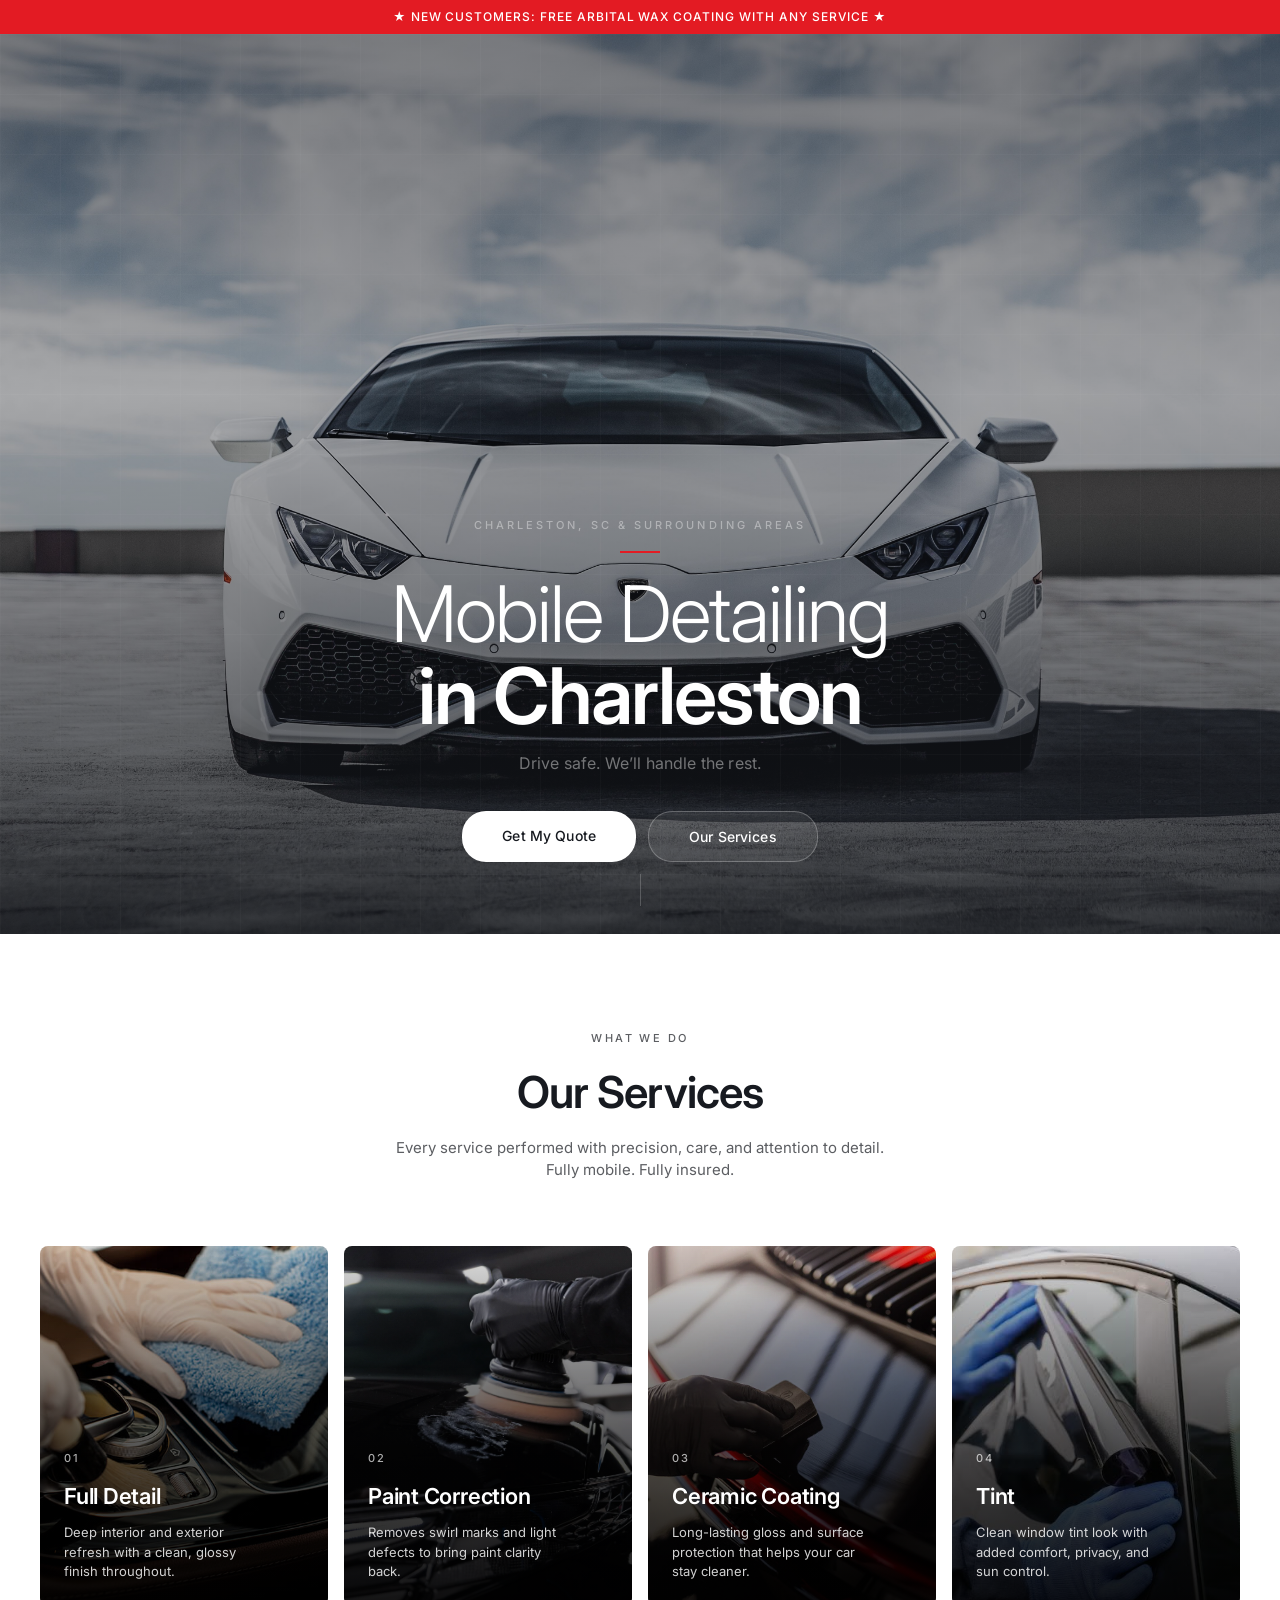
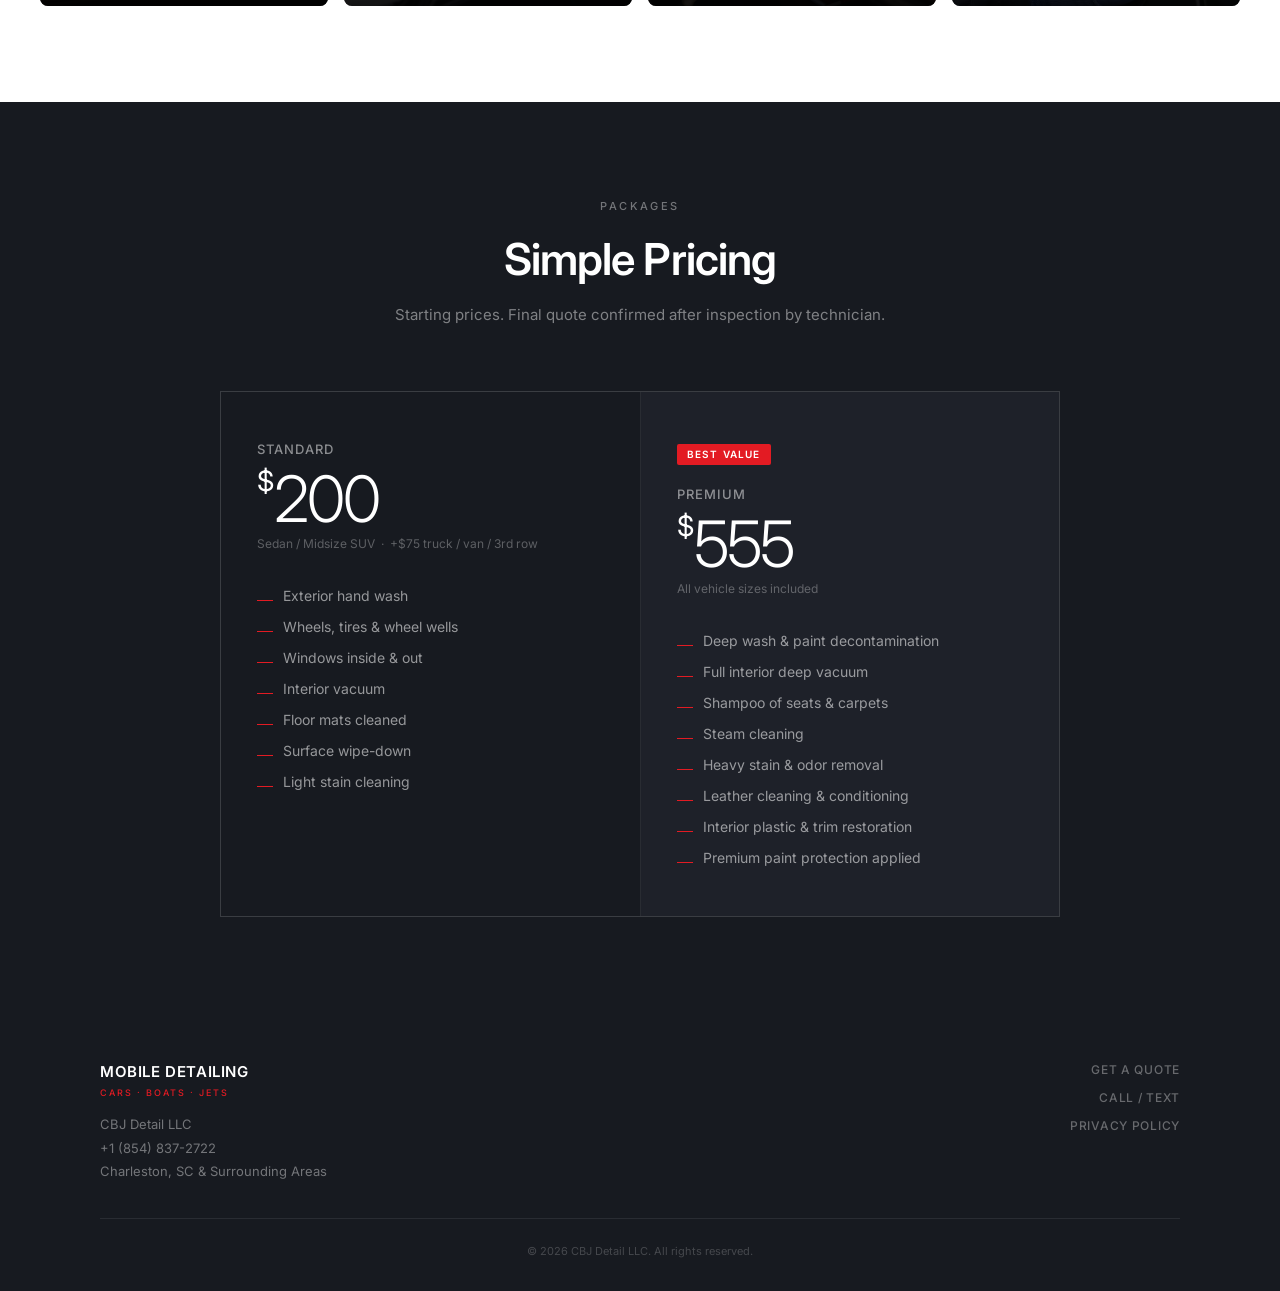
<file: index.html>
<!doctype html>
<html lang="en">
  <head>
    <meta charset="UTF-8" />
    <meta name="viewport" content="width=device-width, initial-scale=1.0" />
    <title>CBJ Detail LLC — Mobile Detailing in Charleston</title>
    <meta
      name="description"
      content="Professional mobile detailing in Charleston, SC. Cars, Boats, Jets. We come to you."
    />

    <link rel="preconnect" href="https://fonts.googleapis.com" />
    <link rel="preconnect" href="https://fonts.gstatic.com" crossorigin />
    <link
      href="https://fonts.googleapis.com/css2?family=Inter:wght@300;400;500;600&display=swap"
      rel="stylesheet"
    />
    <link rel="icon" type="image/png" href="img/file.png" />
    <link rel="stylesheet" href="css/style.css" />
  </head>
  <body>
    <div class="promo">
      ★ New customers: Free Arbital Wax Coating with any service ★
    </div>

    <section class="hero">
      <div class="hero-art" aria-hidden="true">
        <img src="img/bg.JPG" class="hero-bg-img" alt="" />
        <div class="hero-bg-overlay"></div>
      </div>

      <div class="hero-body">
        <p class="hero-tag">Charleston, SC &amp; Surrounding Areas</p>
        <span class="hero-redline"></span>
        <h1>Mobile Detailing<br /><strong>in Charleston</strong></h1>
        <p class="hero-sub">Drive safe. We’ll handle the rest.</p>
        <div class="hero-actions">
          <a href="#get-quote" class="btn-primary">Get My Quote</a>
          <a href="#services" class="btn-outline">Our Services</a>
        </div>
      </div>

      <div class="scroll-hint" aria-hidden="true"></div>
    </section>

    <section class="section" id="services">
      <p class="sec-eyebrow">What We Do</p>
      <h2 class="sec-h2"><strong>Our Services</strong></h2>
      <p class="sec-sub">
        Every service performed with precision, care, and attention to detail.
        Fully mobile. Fully insured.
      </p>

      <div class="svc-grid svc-grid--photo">
        <div
          class="svc-card svc-card--photo"
          style="
            background-image:
              linear-gradient(180deg, rgba(0, 0, 0, 0.08), rgba(0, 0, 0, 0.68)),
              url(&quot;img/detail.JPG&quot;);
          "
        >
          <div class="svc-num">01</div>
          <div class="svc-name">Full Detail</div>
          <div class="svc-desc">
            Deep interior and exterior refresh with a clean, glossy finish
            throughout.
          </div>
        </div>
        <div
          class="svc-card svc-card--photo"
          style="
            background-image:
              linear-gradient(180deg, rgba(0, 0, 0, 0.08), rgba(0, 0, 0, 0.68)),
              url(&quot;img/paint porrection.WEBP&quot;);
          "
        >
          <div class="svc-num">02</div>
          <div class="svc-name">Paint Correction</div>
          <div class="svc-desc">
            Removes swirl marks and light defects to bring paint clarity back.
          </div>
        </div>
        <div
          class="svc-card svc-card--photo"
          style="
            background-image:
              linear-gradient(180deg, rgba(0, 0, 0, 0.08), rgba(0, 0, 0, 0.68)),
              url(&quot;img/ceramic.WEBP&quot;);
          "
        >
          <div class="svc-num">03</div>
          <div class="svc-name">Ceramic Coating</div>
          <div class="svc-desc">
            Long-lasting gloss and surface protection that helps your car stay
            cleaner.
          </div>
        </div>
        <div
          class="svc-card svc-card--photo"
          style="
            background-image:
              linear-gradient(180deg, rgba(0, 0, 0, 0.08), rgba(0, 0, 0, 0.68)),
              url(&quot;img/tint.JPG&quot;);
          "
        >
          <div class="svc-num">04</div>
          <div class="svc-name">Tint</div>
          <div class="svc-desc">
            Clean window tint look with added comfort, privacy, and sun control.
          </div>
        </div>
      </div>
    </section>

    <section class="section-dark" id="pricing">
      <p class="sec-eyebrow">Packages</p>
      <h2 class="sec-h2" style="color: var(--white)">
        <strong>Simple Pricing</strong>
      </h2>
      <p class="sec-sub">
        Starting prices. Final quote confirmed after inspection by technician.
      </p>

      <div class="price-grid">
        <div class="price-card">
          <div class="price-tier">Standard</div>
          <div class="price-amt"><sup>$</sup>200</div>
          <div class="price-note">
            Sedan / Midsize SUV &nbsp;·&nbsp; +$75 truck / van / 3rd row
          </div>
          <ul class="price-list">
            <li>Exterior hand wash</li>
            <li>Wheels, tires &amp; wheel wells</li>
            <li>Windows inside &amp; out</li>
            <li>Interior vacuum</li>
            <li>Floor mats cleaned</li>
            <li>Surface wipe-down</li>
            <li>Light stain cleaning</li>
          </ul>
        </div>
        <div class="price-card featured">
          <div class="price-badge">Best Value</div>
          <div class="price-tier">Premium</div>
          <div class="price-amt"><sup>$</sup>555</div>
          <div class="price-note">All vehicle sizes included</div>
          <ul class="price-list">
            <li>Deep wash &amp; paint decontamination</li>
            <li>Full interior deep vacuum</li>
            <li>Shampoo of seats &amp; carpets</li>
            <li>Steam cleaning</li>
            <li>Heavy stain &amp; odor removal</li>
            <li>Leather cleaning &amp; conditioning</li>
            <li>Interior plastic &amp; trim restoration</li>
            <li>Premium paint protection applied</li>
          </ul>
        </div>
      </div>
    </section>

    <footer>
      <div class="footer-inner">
        <div>
          <div class="ft-name">Mobile Detailing</div>
          <div class="ft-sub">Cars · Boats · Jets</div>
          <div class="ft-info">
            <p>CBJ Detail LLC</p>
            <a href="tel:+18548372722">+1 (854) 837-2722</a>
            <p>Charleston, SC &amp; Surrounding Areas</p>
          </div>
        </div>
        <nav class="ft-nav" aria-label="Footer">
          <a href="#get-quote">Get a Quote</a>
          <a href="tel:+18548372722">Call / Text</a>
          <a href="privacy-policy.html">Privacy Policy</a>
        </nav>
      </div>
      <div class="footer-copy">
        &copy; 2026 CBJ Detail LLC. All rights reserved.
      </div>
    </footer>

    <script
      src="https://widgets.leadconnectorhq.com/loader.js"
      data-resources-url="https://widgets.leadconnectorhq.com/chat-widget/loader.js"
      data-widget-id="69f122ab46b1876ab6e0844f"
      data-source="WEB_USER"
    ></script>

  </body>
</html>
</file>
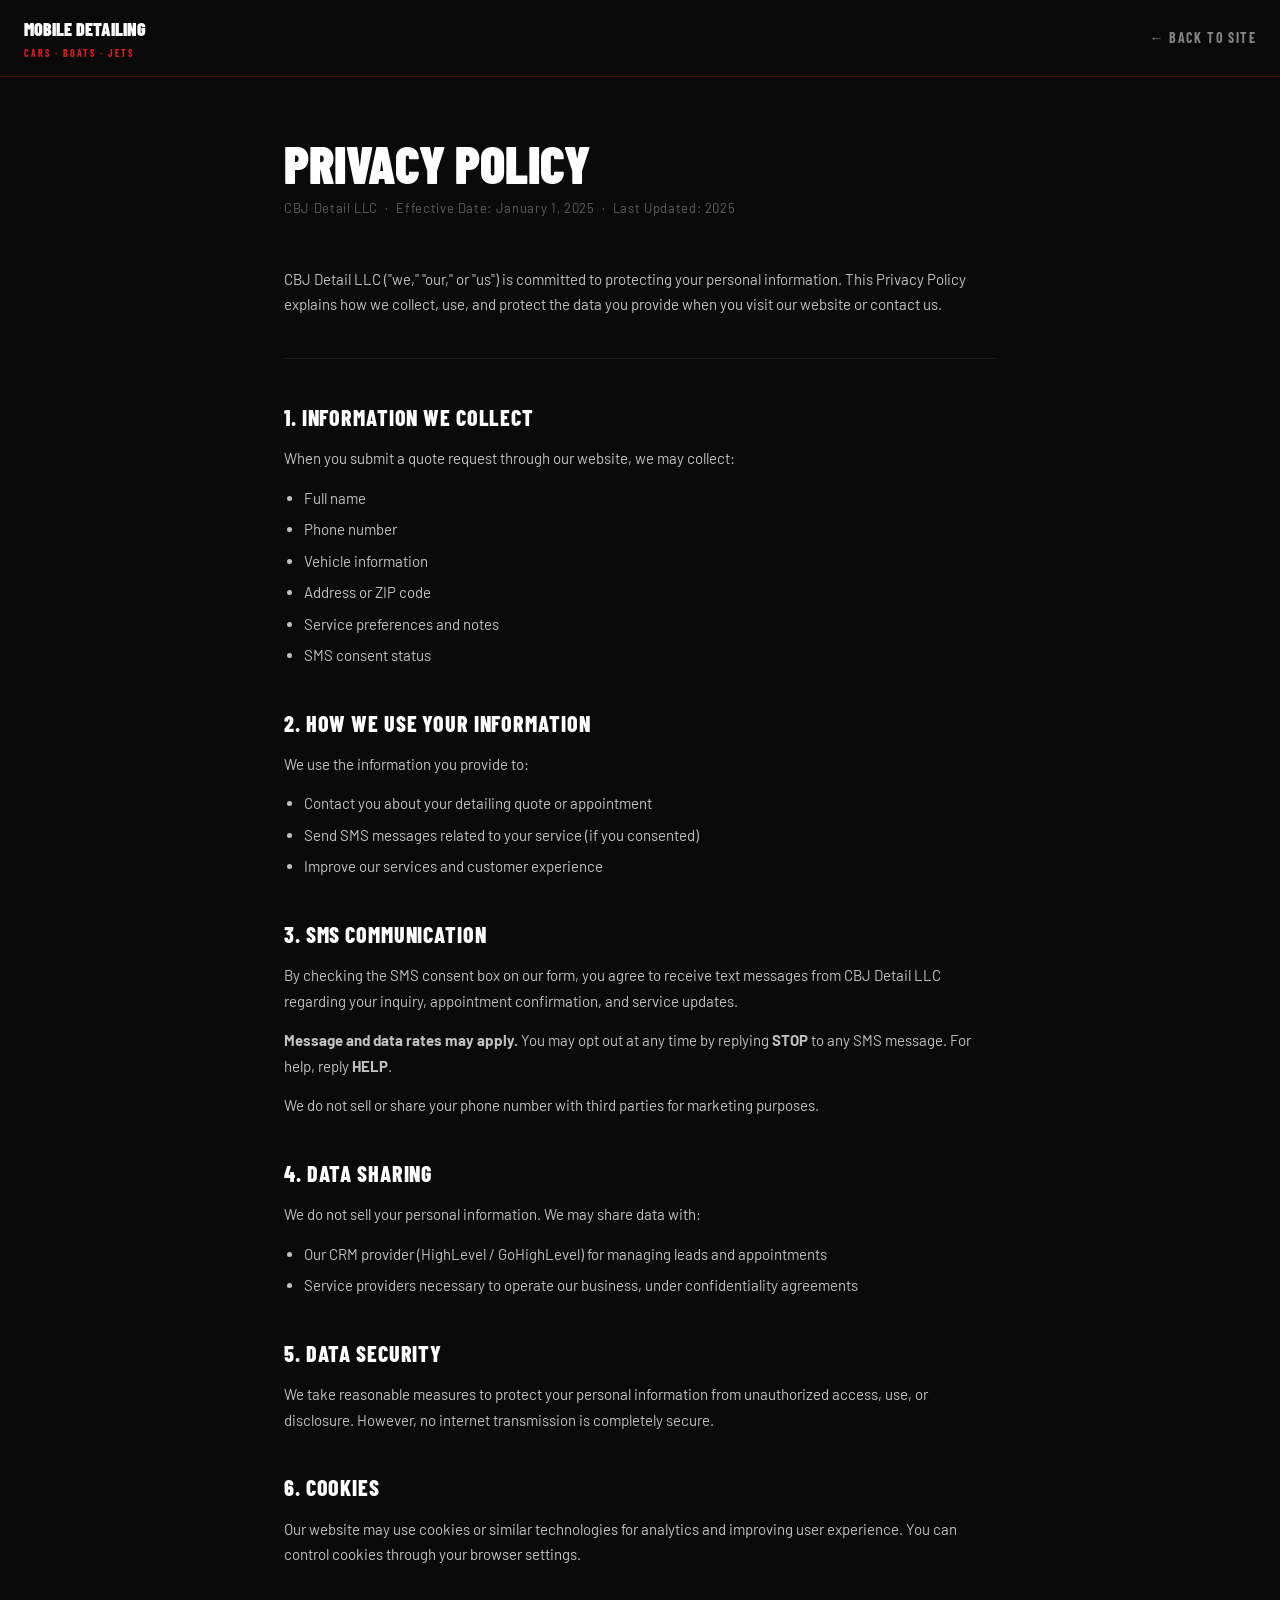
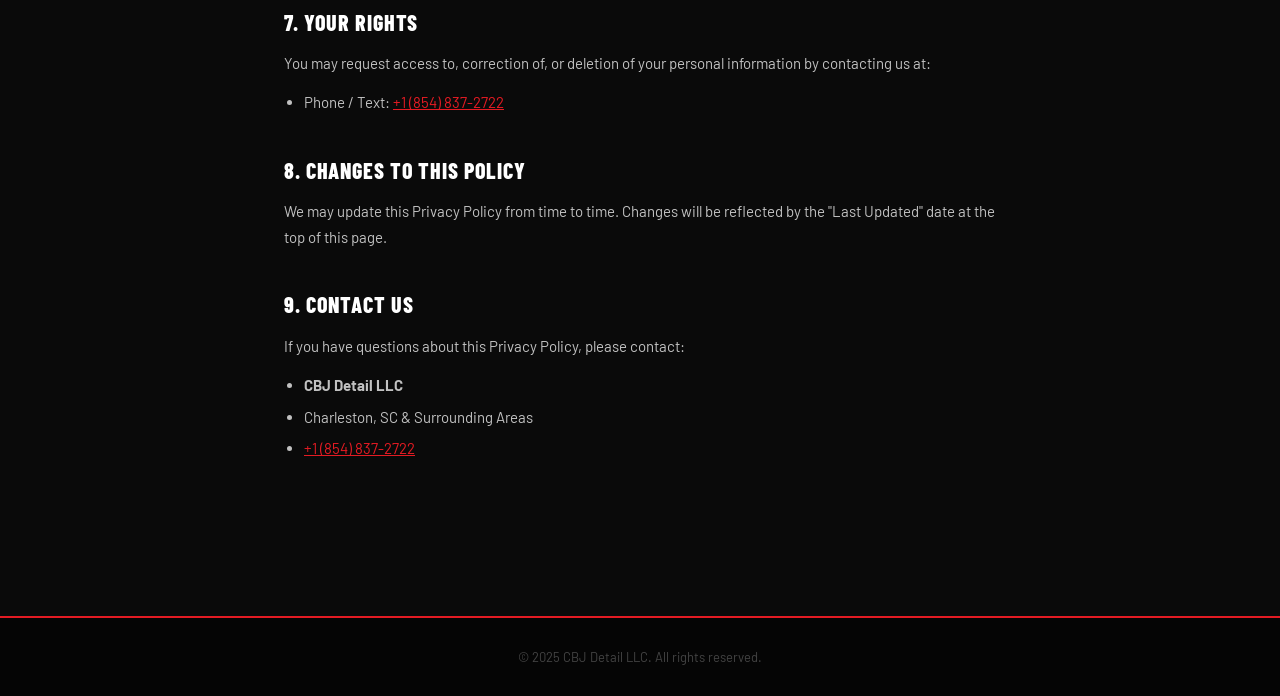
<file: privacy-policy.html>
<!DOCTYPE html>
<html lang="en">
<head>
  <meta charset="UTF-8">
  <meta name="viewport" content="width=device-width, initial-scale=1.0">
  <title>Privacy Policy — CBJ Detail LLC</title>
  <meta name="robots" content="noindex">

  <link rel="preconnect" href="https://fonts.googleapis.com">
  <link rel="preconnect" href="https://fonts.gstatic.com" crossorigin>
  <link href="https://fonts.googleapis.com/css2?family=Barlow+Condensed:wght@700;900&family=Barlow:wght@400;500&display=swap" rel="stylesheet">
  <link rel="stylesheet" href="css/privacy.css">
</head>
<body>

<header>
  <div class="logo-text">
    <span class="top">Mobile Detailing</span>
    <span class="sub">Cars · Boats · Jets</span>
  </div>
  <a href="index.html" class="back-link">← Back to Site</a>
</header>

<main>
  <h1>Privacy Policy</h1>
  <p class="meta">CBJ Detail LLC &nbsp;·&nbsp; Effective Date: January 1, 2025 &nbsp;·&nbsp; Last Updated: 2025</p>

  <p>CBJ Detail LLC ("we," "our," or "us") is committed to protecting your personal information. This Privacy Policy explains how we collect, use, and protect the data you provide when you visit our website or contact us.</p>

  <hr class="divider">

  <h2>1. Information We Collect</h2>
  <p>When you submit a quote request through our website, we may collect:</p>
  <ul>
    <li>Full name</li>
    <li>Phone number</li>
    <li>Vehicle information</li>
    <li>Address or ZIP code</li>
    <li>Service preferences and notes</li>
    <li>SMS consent status</li>
  </ul>

  <h2>2. How We Use Your Information</h2>
  <p>We use the information you provide to:</p>
  <ul>
    <li>Contact you about your detailing quote or appointment</li>
    <li>Send SMS messages related to your service (if you consented)</li>
    <li>Improve our services and customer experience</li>
  </ul>

  <h2>3. SMS Communication</h2>
  <p>By checking the SMS consent box on our form, you agree to receive text messages from CBJ Detail LLC regarding your inquiry, appointment confirmation, and service updates.</p>
  <p><strong>Message and data rates may apply.</strong> You may opt out at any time by replying <strong>STOP</strong> to any SMS message. For help, reply <strong>HELP</strong>.</p>
  <p>We do not sell or share your phone number with third parties for marketing purposes.</p>

  <h2>4. Data Sharing</h2>
  <p>We do not sell your personal information. We may share data with:</p>
  <ul>
    <li>Our CRM provider (HighLevel / GoHighLevel) for managing leads and appointments</li>
    <li>Service providers necessary to operate our business, under confidentiality agreements</li>
  </ul>

  <h2>5. Data Security</h2>
  <p>We take reasonable measures to protect your personal information from unauthorized access, use, or disclosure. However, no internet transmission is completely secure.</p>

  <h2>6. Cookies</h2>
  <p>Our website may use cookies or similar technologies for analytics and improving user experience. You can control cookies through your browser settings.</p>

  <h2>7. Your Rights</h2>
  <p>You may request access to, correction of, or deletion of your personal information by contacting us at:</p>
  <ul>
    <li>Phone / Text: <a href="tel:+18548372722">+1 (854) 837-2722</a></li>
  </ul>

  <h2>8. Changes to This Policy</h2>
  <p>We may update this Privacy Policy from time to time. Changes will be reflected by the "Last Updated" date at the top of this page.</p>

  <h2>9. Contact Us</h2>
  <p>If you have questions about this Privacy Policy, please contact:</p>
  <ul>
    <li><strong>CBJ Detail LLC</strong></li>
    <li>Charleston, SC &amp; Surrounding Areas</li>
    <li><a href="tel:+18548372722">+1 (854) 837-2722</a></li>
  </ul>
</main>

<footer>
  &copy; 2025 CBJ Detail LLC. All rights reserved.
</footer>

</body>
</html>
</file>
<file: css/style.css>
*, *::before, *::after { box-sizing: border-box; margin: 0; padding: 0; }

:root {
  --red:    #e31b23;
  --black:  #171a20;
  --white:  #ffffff;
  --gray:   #5c5e62;
  --light:  #f4f4f4;
  --border: #d0d0d0;
}

html { scroll-behavior: smooth; }

body {
  font-family: 'Inter', sans-serif;
  background: var(--white);
  color: var(--black);
  line-height: 1.5;
  -webkit-font-smoothing: antialiased;
}


.promo {
  background: var(--red);
  color: var(--white);
  text-align: center;
  padding: 8px 16px;
  font-size: 12px;
  font-weight: 500;
  letter-spacing: 0.08em;
  text-transform: uppercase;
}


.hero {
  height: 100vh;
  min-height: 640px;
  background: var(--black);
  display: flex;
  flex-direction: column;
  align-items: center;
  justify-content: flex-end;
  padding-bottom: 72px;
  padding-top: 0;
  text-align: center;
  position: relative;
  overflow: hidden;
}

.hero::after {
  content: '';
  position: absolute;
  inset: 0;
  background-image:
    linear-gradient(rgba(255,255,255,0.025) 1px, transparent 1px),
    linear-gradient(90deg, rgba(255,255,255,0.025) 1px, transparent 1px);
  background-size: 60px 60px;
  pointer-events: none;
  z-index: 0;
}

.hero-art {
  position: absolute;
  inset: 0;
  pointer-events: none;
  overflow: hidden;
}

.hero-bg-img {
  width: 100%;
  height: 100%;
  object-fit: cover;
  object-position: center;
  display: block;
}

@media (max-width: 600px) {
  .hero-bg-img {
    object-position: center 30%;
  }
}

.hero-bg-overlay {
  position: absolute;
  inset: 0;
  background: linear-gradient(
    to bottom,
    rgba(23,26,32,0.55) 0%,
    rgba(23,26,32,0.35) 40%,
    rgba(23,26,32,0.75) 100%
  );
}

.hero-body {
  position: relative;
  z-index: 3;
}

.hero-tag {
  font-size: 11px;
  font-weight: 500;
  letter-spacing: 0.28em;
  text-transform: uppercase;
  color: rgba(255,255,255,0.38);
  margin-bottom: 18px;
}

.hero h1 {
  font-size: clamp(40px, 7.5vw, 78px);
  font-weight: 300;
  color: var(--white);
  letter-spacing: -0.025em;
  line-height: 1.05;
  margin-bottom: 14px;
}

.hero h1 strong { font-weight: 600; }

.hero-sub {
  font-size: clamp(13px, 1.8vw, 16px);
  color: rgba(255,255,255,0.42);
  font-weight: 400;
  margin-bottom: 36px;
  letter-spacing: 0.01em;
}

.hero-redline {
  display: block;
  width: 40px;
  height: 2px;
  background: var(--red);
  margin: 0 auto 20px;
  animation: fadeIn .6s ease both;
  animation-delay: .2s;
}

.hero-actions {
  display: flex;
  gap: 12px;
  justify-content: center;
  flex-wrap: wrap;
}

.btn-primary {
  background: var(--white);
  color: var(--black);
  font-size: 14px;
  font-weight: 500;
  padding: 14px 40px;
  border-radius: 24px;
  text-decoration: none;
  border: none;
  cursor: pointer;
  transition: background .15s, transform .1s;
  letter-spacing: 0.01em;
}

.btn-primary:hover { background: #e8e8e8; transform: translateY(-1px); }

.btn-outline {
  background: rgba(255,255,255,0.08);
  color: var(--white);
  font-size: 14px;
  font-weight: 500;
  padding: 14px 40px;
  border-radius: 24px;
  text-decoration: none;
  border: 1px solid rgba(255,255,255,0.25);
  cursor: pointer;
  transition: background .15s, transform .1s;
  letter-spacing: 0.01em;
}

.btn-outline:hover { background: rgba(255,255,255,0.14); transform: translateY(-1px); }

@keyframes fadeUp {
  from { opacity: 0; transform: translateY(28px); }
  to   { opacity: 1; transform: translateY(0); }
}

@keyframes fadeIn {
  from { opacity: 0; }
  to   { opacity: 1; }
}

@keyframes headlightPulse {
  0%, 100% { filter: blur(18px); opacity: 0.55; }
  50%       { filter: blur(28px); opacity: 0.85; }
}

@keyframes carReveal {
  from { opacity: 0; transform: translateY(40px) scale(0.97); }
  to   { opacity: 1; transform: translateY(0) scale(1); }
}

.hero-tag     { animation: fadeUp .7s ease both; animation-delay: .1s; }
.hero h1      { animation: fadeUp .8s ease both; animation-delay: .3s; }
.hero-sub     { animation: fadeUp .7s ease both; animation-delay: .55s; }
.hero-actions { animation: fadeUp .7s ease both; animation-delay: .75s; }
.hero-art     { animation: carReveal 1.1s ease both; animation-delay: .05s; }

.scroll-hint {
  position: absolute;
  bottom: 28px; left: 50%;
  transform: translateX(-50%);
  display: flex;
  flex-direction: column;
  align-items: center;
  gap: 6px;
  color: rgba(255,255,255,0.3);
  font-size: 11px;
  letter-spacing: 0.1em;
  text-transform: uppercase;
  animation: fadeIn 1s ease both;
  animation-delay: 1.2s;
}

.scroll-hint::after {
  content: '';
  display: block;
  width: 1px;
  height: 32px;
  background: rgba(255,255,255,0.2);
}


.section {
  padding: 96px 40px;
}

@media (max-width: 600px) { .section { padding: 72px 20px; } }

.sec-eyebrow {
  text-align: center;
  font-size: 11px;
  font-weight: 500;
  letter-spacing: 0.22em;
  text-transform: uppercase;
  color: var(--gray);
  margin-bottom: 12px;
}

.sec-h2 {
  text-align: center;
  font-size: clamp(28px, 4vw, 44px);
  font-weight: 300;
  letter-spacing: -0.02em;
  color: var(--black);
  margin-bottom: 12px;
}

.sec-h2 strong { font-weight: 600; }

.sec-sub {
  text-align: center;
  font-size: 15px;
  color: var(--gray);
  max-width: 500px;
  margin: 0 auto 64px;
  font-weight: 400;
}

.svc-grid {
  display: grid;
  grid-template-columns: repeat(5, 1fr);
  gap: 1px;
  background: var(--border);
  max-width: 1080px;
  margin: 0 auto;
  border: 1px solid var(--border);
}

@media (max-width: 900px) { .svc-grid { grid-template-columns: repeat(3, 1fr); } }
@media (max-width: 560px) { .svc-grid { grid-template-columns: repeat(2, 1fr); } }

.svc-grid--photo {
  grid-template-columns: repeat(4, minmax(0, 1fr));
  gap: 16px;
  background: transparent;
  border: 0;
  max-width: 1200px;
}

@media (max-width: 980px) { .svc-grid--photo { grid-template-columns: repeat(2, minmax(0, 1fr)); } }
@media (max-width: 560px) { .svc-grid--photo { grid-template-columns: 1fr; } }

.svc-card {
  background: var(--white);
  padding: 36px 24px 32px;
  position: relative;
}

.svc-card::after {
  content: '';
  position: absolute;
  bottom: 0; left: 0; right: 0;
  height: 2px;
  background: var(--red);
  transform: scaleX(0);
  transform-origin: left;
  transition: transform .28s ease;
}

.svc-card:hover::after { transform: scaleX(1); }

.svc-card--photo {
  min-height: 360px;
  display: flex;
  flex-direction: column;
  justify-content: flex-end;
  padding: 28px 24px 24px;
  color: var(--white);
  background-position: center;
  background-size: cover;
  background-repeat: no-repeat;
  border-radius: 8px;
  overflow: hidden;
  isolation: isolate;
}

.svc-card--photo::before {
  content: '';
  position: absolute;
  inset: 0;
  background: linear-gradient(180deg, rgba(0,0,0,0.04), rgba(0,0,0,0.72));
  z-index: -1;
}

.svc-card--photo::after {
  height: 3px;
  z-index: 1;
}

.svc-num {
  font-size: 11px;
  font-weight: 500;
  letter-spacing: 0.15em;
  color: #ccc;
  margin-bottom: 20px;
}

.svc-card--photo .svc-num {
  color: rgba(255,255,255,0.68);
  margin-bottom: 14px;
}

.svc-name {
  font-size: 16px;
  font-weight: 600;
  color: var(--black);
  margin-bottom: 8px;
  letter-spacing: -0.01em;
}

.svc-card--photo .svc-name {
  color: var(--white);
  font-size: 22px;
  margin-bottom: 10px;
}

.svc-desc {
  font-size: 13px;
  color: var(--gray);
  line-height: 1.5;
}

.svc-card--photo .svc-desc {
  color: rgba(255,255,255,0.82);
  max-width: 24ch;
}


.section-dark {
  background: var(--black);
  color: var(--white);
  padding: 96px 40px;
}

@media (max-width: 600px) { .section-dark { padding: 72px 20px; } }

.section-dark .sec-eyebrow { color: rgba(255,255,255,0.4); }
.section-dark .sec-h2      { color: var(--white); }
.section-dark .sec-sub     { color: rgba(255,255,255,0.45); }

.price-grid {
  display: grid;
  grid-template-columns: repeat(auto-fit, minmax(280px, 1fr));
  gap: 1px;
  background: rgba(255,255,255,0.08);
  max-width: 840px;
  margin: 0 auto;
  border: 1px solid rgba(255,255,255,0.08);
}

.price-card {
  background: var(--black);
  padding: 48px 36px;
  position: relative;
}

.price-card.featured { background: #1e2129; }

.price-badge {
  display: inline-block;
  background: var(--red);
  color: var(--white);
  font-size: 10px;
  font-weight: 600;
  letter-spacing: 0.12em;
  text-transform: uppercase;
  padding: 3px 10px;
  margin-bottom: 20px;
  border-radius: 2px;
}

.price-tier {
  font-size: 13px;
  font-weight: 500;
  letter-spacing: 0.08em;
  text-transform: uppercase;
  color: rgba(255,255,255,0.5);
  margin-bottom: 8px;
}

.price-amt {
  font-size: 64px;
  font-weight: 300;
  color: var(--white);
  letter-spacing: -0.03em;
  line-height: 1;
  margin-bottom: 4px;
}

.price-amt sup {
  font-size: 28px;
  font-weight: 400;
  vertical-align: top;
  margin-top: 14px;
  margin-right: 2px;
}

.price-note {
  font-size: 12px;
  color: rgba(255,255,255,0.3);
  margin-bottom: 32px;
}

.price-list {
  list-style: none;
  display: flex;
  flex-direction: column;
  gap: 10px;
}

.price-list li {
  font-size: 14px;
  color: rgba(255,255,255,0.55);
  display: flex;
  align-items: baseline;
  gap: 10px;
}

.price-list li::before {
  content: '';
  display: block;
  width: 16px;
  height: 1px;
  background: var(--red);
  flex-shrink: 0;
  margin-top: 8px;
}


.form-section {
  background: var(--white);
  padding: 96px 40px;
}

@media (max-width: 600px) { .form-section { padding: 72px 20px; } }

.form-inner {
  max-width: 560px;
  margin: 0 auto;
}

.form-grid {
  display: grid;
  grid-template-columns: 1fr 1fr;
  gap: 14px;
}

@media (max-width: 480px) { .form-grid { grid-template-columns: 1fr; } }

.fg { display: flex; flex-direction: column; gap: 6px; }
.fg.span2 { grid-column: 1 / -1; }

.fg label {
  font-size: 11px;
  font-weight: 500;
  letter-spacing: 0.1em;
  text-transform: uppercase;
  color: var(--gray);
}

.fg input,
.fg select,
.fg textarea {
  border: none;
  border-bottom: 1.5px solid var(--border);
  background: transparent;
  color: var(--black);
  font-family: 'Inter', sans-serif;
  font-size: 15px;
  font-weight: 400;
  padding: 10px 0;
  outline: none;
  width: 100%;
  transition: border-color .15s;
  -webkit-appearance: none;
  border-radius: 0;
}

.fg input::placeholder,
.fg textarea::placeholder { color: #ccc; }

.fg input:focus,
.fg select:focus,
.fg textarea:focus { border-color: var(--black); }

.fg input.error,
.fg select.error,
.fg textarea.error { border-color: var(--red); }

.field-error {
  font-size: 11px;
  color: var(--red);
  display: none;
  margin-top: 2px;
}

.field-error.visible { display: block; }

.fg select { cursor: pointer; color: var(--black); }
.fg select option { color: var(--black); background: var(--white); }

.fg textarea { resize: none; min-height: 80px; }

.consent-row {
  display: flex;
  align-items: flex-start;
  gap: 12px;
  margin-top: 8px;
}

.consent-row input[type="checkbox"] {
  width: 16px; height: 16px; min-width: 16px;
  margin-top: 3px;
  accent-color: var(--black);
  cursor: pointer;
}

.consent-row label {
  font-size: 12px;
  color: var(--gray);
  line-height: 1.6;
  cursor: pointer;
  font-weight: 400;
}

.consent-row label a { color: var(--gray); }

.form-divider {
  border: none;
  border-top: 1px solid var(--border);
  margin: 28px 0;
}

.btn-form {
  width: 100%;
  background: var(--black);
  color: var(--white);
  font-family: 'Inter', sans-serif;
  font-size: 15px;
  font-weight: 500;
  padding: 16px;
  border: none;
  border-radius: 24px;
  cursor: pointer;
  letter-spacing: 0.01em;
  transition: background .15s;
  margin-top: 28px;
}

.btn-form:hover:not(:disabled) { background: #2c2f38; }
.btn-form:disabled { background: #ccc; cursor: not-allowed; }

.form-success {
  display: none;
  text-align: center;
  padding: 48px 0;
}

.success-circle {
  width: 56px; height: 56px;
  background: var(--black);
  border-radius: 50%;
  display: flex;
  align-items: center;
  justify-content: center;
  margin: 0 auto 20px;
  color: var(--white);
  font-size: 22px;
}

.form-success h3 {
  font-size: 22px;
  font-weight: 300;
  letter-spacing: -0.01em;
  color: var(--black);
  margin-bottom: 8px;
}

.form-success p { font-size: 14px; color: var(--gray); }


footer {
  background: var(--black);
  padding: 48px 40px 32px;
}

@media (max-width: 600px) { footer { padding: 40px 20px 24px; } }

.footer-inner {
  max-width: 1080px;
  margin: 0 auto;
  display: grid;
  grid-template-columns: 1fr auto;
  gap: 40px;
  padding-bottom: 32px;
  border-bottom: 1px solid rgba(255,255,255,0.08);
  margin-bottom: 24px;
}

@media (max-width: 560px) { .footer-inner { grid-template-columns: 1fr; } }

.ft-name {
  font-size: 15px;
  font-weight: 600;
  letter-spacing: 0.04em;
  text-transform: uppercase;
  color: var(--white);
  margin-bottom: 2px;
}

.ft-sub {
  font-size: 9px;
  font-weight: 500;
  letter-spacing: 0.22em;
  text-transform: uppercase;
  color: var(--red);
  margin-bottom: 16px;
}

.ft-info p, .ft-info a {
  font-size: 13px;
  color: rgba(255,255,255,0.4);
  text-decoration: none;
  display: block;
  margin-bottom: 4px;
  transition: color .15s;
}

.ft-info a:hover { color: rgba(255,255,255,0.75); }

.ft-nav {
  display: flex;
  flex-direction: column;
  gap: 10px;
  align-items: flex-end;
}

@media (max-width: 560px) { .ft-nav { align-items: flex-start; } }

.ft-nav a {
  font-size: 12px;
  color: rgba(255,255,255,0.35);
  text-decoration: none;
  letter-spacing: 0.06em;
  text-transform: uppercase;
  font-weight: 500;
  transition: color .15s;
}

.ft-nav a:hover { color: rgba(255,255,255,0.75); }

.footer-copy {
  max-width: 1080px;
  margin: 0 auto;
  font-size: 11px;
  color: rgba(255,255,255,0.2);
  text-align: center;
}


.upgrade-section {
  background: var(--light);
}

.upgrade-grid {
  display: grid;
  grid-template-columns: repeat(2, 1fr);
  gap: 16px;
  max-width: 800px;
  margin: 0 auto;
}

@media (max-width: 560px) { .upgrade-grid { grid-template-columns: 1fr; } }

.upgrade-card {
  background: var(--white);
  border-radius: 6px;
  overflow: hidden;
  box-shadow: 0 1px 4px rgba(0,0,0,0.07);
  transition: box-shadow .2s;
  display: flex;
  flex-direction: column;
}

.upgrade-card:hover { box-shadow: 0 6px 20px rgba(0,0,0,0.1); }

.upgrade-thumb {
  height: 180px;
  background: #111;
  display: flex;
  align-items: center;
  justify-content: center;
  position: relative;
  overflow: hidden;
  flex-shrink: 0;
}

.upgrade-thumb::after {
  content: '';
  position: absolute;
  inset: 0;
  background: linear-gradient(135deg, transparent 40%, rgba(227,27,35,0.1) 100%);
}

.upgrade-thumb svg {
  width: 64px;
  height: 64px;
  opacity: 0.28;
  position: relative;
  z-index: 1;
}

.upgrade-thumb--options {
  background: #e0e0e0;
  gap: 18px;
}

.upgrade-thumb--options svg { opacity: 0.35; }

.upgrade-body {
  padding: 20px 22px 24px;
  flex: 1;
  display: flex;
  flex-direction: column;
}

.upgrade-name {
  font-size: 16px;
  font-weight: 600;
  color: var(--black);
  margin-bottom: 6px;
  letter-spacing: -0.01em;
  line-height: 1.3;
}

.upgrade-desc {
  font-size: 13px;
  color: var(--gray);
  line-height: 1.5;
  flex: 1;
  margin-bottom: 16px;
}

.upgrade-price {
  font-size: 30px;
  font-weight: 300;
  color: var(--black);
  letter-spacing: -0.02em;
}

.upgrade-price sup {
  font-size: 15px;
  font-weight: 400;
  vertical-align: top;
  margin-top: 8px;
  margin-right: 1px;
}

.upgrade-price-table {
  display: flex;
  flex-direction: column;
  gap: 8px;
}

.upgrade-price-row {
  display: flex;
  align-items: baseline;
  justify-content: space-between;
  gap: 12px;
}

.upgrade-price-label {
  font-size: 12px;
  color: var(--gray);
  font-weight: 500;
  letter-spacing: 0.03em;
}

.upgrade-price-val {
  font-size: 22px;
  font-weight: 300;
  color: var(--black);
  letter-spacing: -0.02em;
  white-space: nowrap;
}

.upgrade-price-val sup {
  font-size: 12px;
  font-weight: 400;
  vertical-align: top;
  margin-top: 6px;
  margin-right: 1px;
}

.options-list {
  list-style: none;
  display: flex;
  flex-direction: column;
  gap: 0;
}

.options-list li {
  display: flex;
  align-items: center;
  justify-content: space-between;
  padding: 10px 0;
  border-bottom: 1px solid var(--border);
  font-size: 14px;
}

.options-list li:last-child { border-bottom: none; }

.opt-name { color: var(--black); font-weight: 500; }

.opt-price {
  font-size: 20px;
  font-weight: 300;
  color: var(--black);
  letter-spacing: -0.01em;
}


.spin {
  display: inline-block;
  width: 14px; height: 14px;
  border: 2px solid rgba(255,255,255,0.3);
  border-top-color: var(--white);
  border-radius: 50%;
  animation: spin .65s linear infinite;
  vertical-align: middle;
  margin-right: 8px;
}

@keyframes spin { to { transform: rotate(360deg); } }
</file>
<file: css/privacy.css>
*, *::before, *::after { box-sizing: border-box; margin: 0; padding: 0; }

:root {
  --red: #e31b23;
  --black: #0a0a0a;
  --white: #ffffff;
}

body {
  font-family: 'Barlow', sans-serif;
  background: var(--black);
  color: rgba(255,255,255,0.75);
  line-height: 1.7;
}

header {
  background: rgba(10,10,10,0.98);
  border-bottom: 1px solid rgba(227,27,35,0.3);
  padding: 14px 24px;
  display: flex;
  align-items: center;
  justify-content: space-between;
}

.logo-text .top {
  font-family: 'Barlow Condensed', sans-serif;
  font-weight: 900;
  font-size: 18px;
  text-transform: uppercase;
  color: var(--white);
  display: block;
}

.logo-text .sub {
  font-family: 'Barlow Condensed', sans-serif;
  font-weight: 700;
  font-size: 10px;
  letter-spacing: 0.2em;
  text-transform: uppercase;
  color: var(--red);
  display: block;
}

.back-link {
  font-family: 'Barlow Condensed', sans-serif;
  font-weight: 700;
  font-size: 14px;
  letter-spacing: 0.1em;
  text-transform: uppercase;
  color: rgba(255,255,255,0.5);
  text-decoration: none;
  transition: color 0.2s;
}

.back-link:hover { color: var(--red); }

main {
  max-width: 760px;
  margin: 60px auto;
  padding: 0 24px 80px;
}

h1 {
  font-family: 'Barlow Condensed', sans-serif;
  font-weight: 900;
  font-size: clamp(32px, 6vw, 52px);
  text-transform: uppercase;
  color: var(--white);
  line-height: 1;
  margin-bottom: 8px;
}

.meta {
  font-size: 13px;
  color: rgba(255,255,255,0.35);
  margin-bottom: 48px;
  letter-spacing: 0.05em;
}

h2 {
  font-family: 'Barlow Condensed', sans-serif;
  font-weight: 800;
  font-size: 22px;
  text-transform: uppercase;
  letter-spacing: 0.04em;
  color: var(--white);
  margin: 36px 0 10px;
}

p { margin-bottom: 14px; font-size: 15px; }

ul {
  margin: 0 0 14px 20px;
  font-size: 15px;
}

ul li { margin-bottom: 6px; }

a { color: var(--red); }

.divider {
  border: none;
  border-top: 1px solid rgba(255,255,255,0.08);
  margin: 40px 0;
}

footer {
  background: #050505;
  border-top: 2px solid var(--red);
  padding: 28px 24px;
  text-align: center;
  font-size: 13px;
  color: rgba(255,255,255,0.25);
}
</file>
